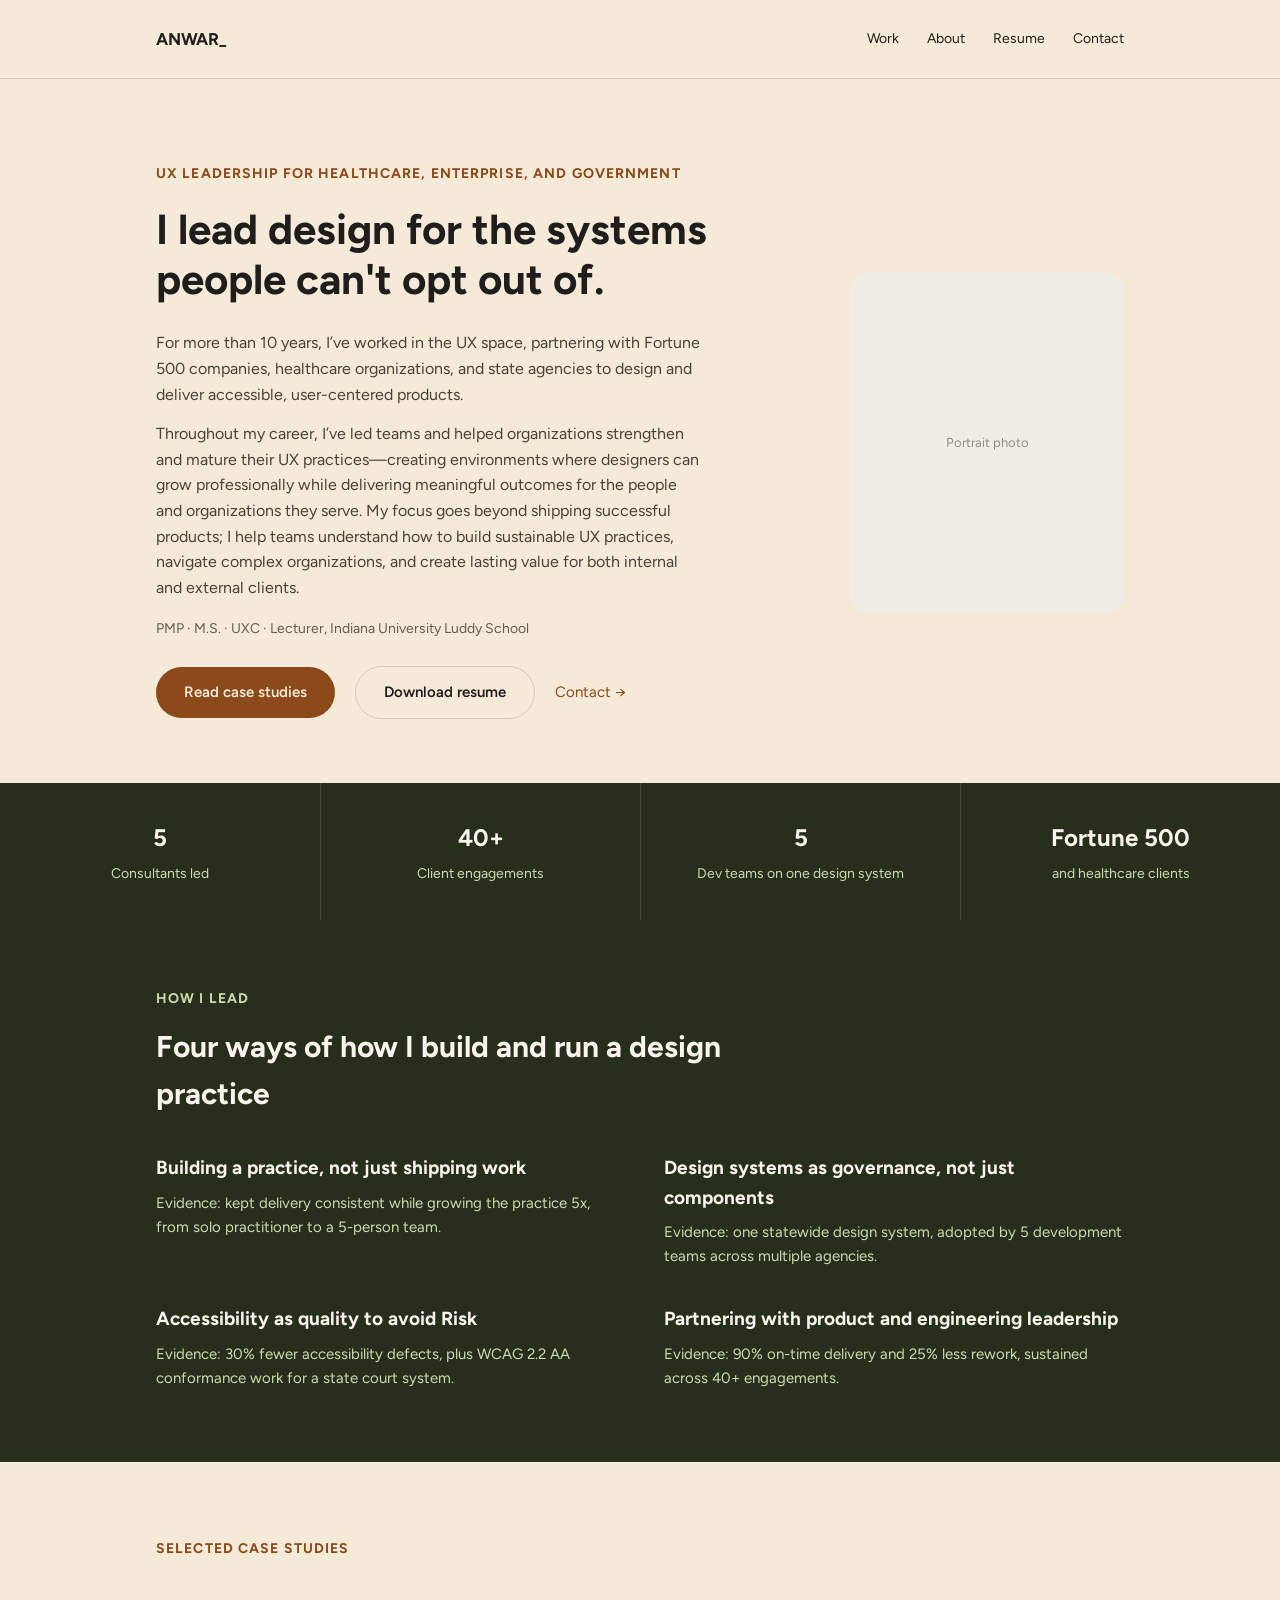
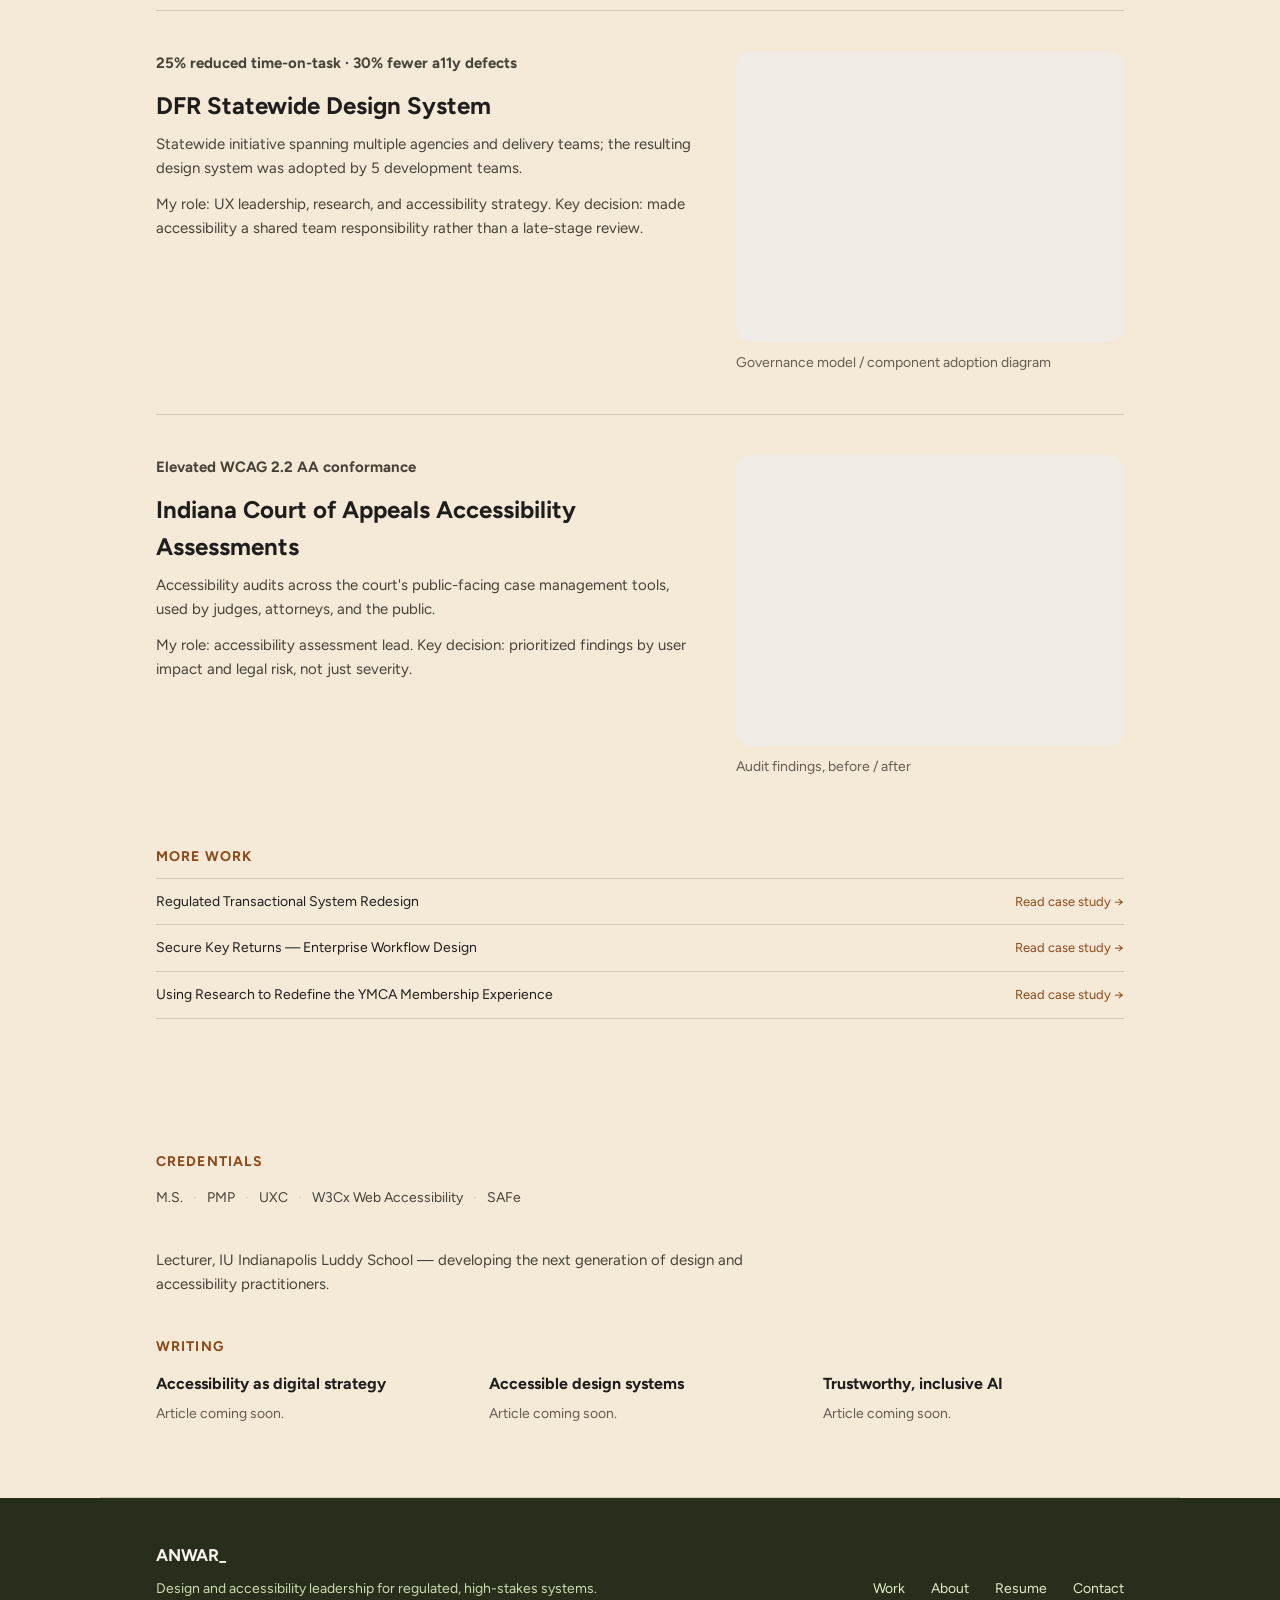
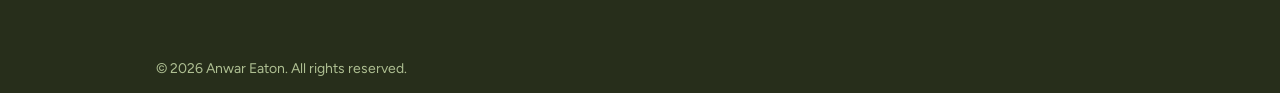
<file: index.html>
<!doctype html>
<html lang="en">
<head>
<meta charset="utf-8">
<meta name="viewport" content="width=device-width, initial-scale=1">
<title>Anwar Eaton — UX Leadership for Healthcare, Enterprise, and Government</title>
<meta name="description" content="I lead design for the systems people can't opt out of. UX leadership, design systems, and accessibility strategy for Fortune 500, healthcare, and government clients.">
<link rel="preconnect" href="https://fonts.googleapis.com">
<link rel="preconnect" href="https://fonts.gstatic.com" crossorigin>
<link rel="stylesheet" href="/assets/css/tokens.css">
<link rel="stylesheet" href="/assets/css/main.css">
</head>
<body>
<a class="skip-link" href="#main">Skip to main content</a>

<header class="site-header">
  <div class="wrap">
    <a class="wordmark" href="/">ANWAR_</a>
    <nav class="site-nav" aria-label="Primary">
      <a href="/work/">Work</a>
      <a href="#">About</a>
      <a href="#">Resume</a>
      <a href="#">Contact</a>
    </nav>
  </div>
</header>

<main id="main">

  <section class="hero">
    <div class="wrap">
      <div>
        <p class="kicker">UX Leadership for Healthcare, Enterprise, and Government</p>
        <h1>I lead design for the systems people can't opt out of.</h1>
        <div class="hero-body">
          <p>For more than 10 years, I&rsquo;ve worked in the UX space, partnering with Fortune 500 companies, healthcare organizations, and state agencies to design and deliver accessible, user-centered products.</p>
          <p>Throughout my career, I&rsquo;ve led teams and helped organizations strengthen and mature their UX practices&mdash;creating environments where designers can grow professionally while delivering meaningful outcomes for the people and organizations they serve. My focus goes beyond shipping successful products; I help teams understand how to build sustainable UX practices, navigate complex organizations, and create lasting value for both internal and external clients.</p>
        </div>
        <p class="credential-line">PMP &middot; M.S. &middot; UXC &middot; Lecturer, Indiana University Luddy School</p>
        <div class="cta-row">
          <a class="btn btn-primary" href="/work/">Read case studies</a>
          <a class="btn btn-outline" href="#">Download resume</a>
          <a class="link-arrow" href="#">Contact &rarr;</a>
        </div>
      </div>
      <figure>
        <div class="hero-portrait img-placeholder washed" role="img" aria-label="Placeholder for a portrait photo">Portrait photo</div>
      </figure>
    </div>
  </section>

  <section class="proof-bar" aria-label="Career highlights">
    <div class="stat"><span class="stat-num">5</span><span class="stat-label">Consultants led</span></div>
    <div class="stat"><span class="stat-num">40+</span><span class="stat-label">Client engagements</span></div>
    <div class="stat"><span class="stat-num">5</span><span class="stat-label">Dev teams on one design system</span></div>
    <div class="stat"><span class="stat-num">Fortune 500</span><span class="stat-label">and healthcare clients</span></div>
  </section>

  <section class="how-i-lead">
    <div class="wrap">
      <p class="kicker">How I Lead</p>
      <h2>Four ways of how I build and run a design practice</h2>
      <div class="lead-grid">
        <div>
          <h3>Building a practice, not just shipping work</h3>
          <p>Evidence: kept delivery consistent while growing the practice 5x, from solo practitioner to a 5-person team.</p>
        </div>
        <div>
          <h3>Design systems as governance, not just components</h3>
          <p>Evidence: one statewide design system, adopted by 5 development teams across multiple agencies.</p>
        </div>
        <div>
          <h3>Accessibility as quality to avoid Risk</h3>
          <p>Evidence: 30% fewer accessibility defects, plus WCAG 2.2 AA conformance work for a state court system.</p>
        </div>
        <div>
          <h3>Partnering with product and engineering leadership</h3>
          <p>Evidence: 90% on-time delivery and 25% less rework, sustained across 40+ engagements.</p>
        </div>
      </div>
    </div>
  </section>

  <section class="case-studies">
    <div class="wrap">
      <p class="kicker">Selected Case Studies</p>
      <div class="case-list">

        <a class="case-row" href="/work/dfr-statewide-design-system.html">
          <div>
            <p class="case-metric">25% reduced time-on-task &middot; 30% fewer a11y defects</p>
            <h3>DFR Statewide Design System</h3>
            <p>Statewide initiative spanning multiple agencies and delivery teams; the resulting design system was adopted by 5 development teams.</p>
            <p>My role: UX leadership, research, and accessibility strategy. Key decision: made accessibility a shared team responsibility rather than a late-stage review.</p>
          </div>
          <figure class="case-figure">
            <div class="img-placeholder washed" role="img" aria-label="Placeholder for governance model / component adoption diagram"></div>
            <figcaption>Governance model / component adoption diagram</figcaption>
          </figure>
        </a>

        <a class="case-row" href="/work/indiana-court-of-appeals-accessibility-assessments.html">
          <div>
            <!-- Metric is a placeholder pending a confirmed number from the site owner; every other case card uses a hard metric. -->
            <p class="case-metric">Elevated WCAG 2.2 AA conformance</p>
            <h3>Indiana Court of Appeals Accessibility Assessments</h3>
            <p>Accessibility audits across the court's public-facing case management tools, used by judges, attorneys, and the public.</p>
            <p>My role: accessibility assessment lead. Key decision: prioritized findings by user impact and legal risk, not just severity.</p>
          </div>
          <figure class="case-figure">
            <div class="img-placeholder washed" role="img" aria-label="Placeholder for audit findings, before and after"></div>
            <figcaption>Audit findings, before / after</figcaption>
          </figure>
        </a>

      </div>
    </div>
  </section>

  <section class="more-work">
    <div class="wrap">
      <p class="kicker">More Work</p>
      <ul class="more-work-list">
        <li><a href="/work/regulated-transactional-system-redesign.html"><span>Regulated Transactional System Redesign</span><span class="arrow">Read case study &rarr;</span></a></li>
        <li><a href="/work/secure-key-returns-enterprise-workflow-design.html"><span>Secure Key Returns &mdash; Enterprise Workflow Design</span><span class="arrow">Read case study &rarr;</span></a></li>
        <li><a href="/work/ymca-membership-experience.html"><span>Using Research to Redefine the YMCA Membership Experience</span><span class="arrow">Read case study &rarr;</span></a></li>
      </ul>
    </div>
  </section>

  <section class="credentials">
    <div class="wrap">
      <p class="kicker">Credentials</p>
      <p class="badge-list">
        <span>M.S.</span><span class="sep">&middot;</span><span>PMP</span><span class="sep">&middot;</span><span>UXC</span><span class="sep">&middot;</span><span>W3Cx Web Accessibility</span><span class="sep">&middot;</span><span>SAFe</span>
      </p>
      <p class="lecturer-line">Lecturer, IU Indianapolis Luddy School &mdash; developing the next generation of design and accessibility practitioners.</p>

      <p class="kicker">Writing</p>
      <div class="writing-grid">
        <div>
          <h3>Accessibility as digital strategy</h3>
          <p>Article coming soon.</p>
        </div>
        <div>
          <h3>Accessible design systems</h3>
          <p>Article coming soon.</p>
        </div>
        <div>
          <h3>Trustworthy, inclusive AI</h3>
          <p>Article coming soon.</p>
        </div>
      </div>
    </div>
  </section>

</main>

<footer class="site-footer">
  <div class="wrap footer-top">
    <div class="footer-about">
      <div class="wordmark">ANWAR_</div>
      <p>Design and accessibility leadership for regulated, high-stakes systems.</p>
    </div>
    <nav class="footer-nav" aria-label="Footer">
      <a href="/work/">Work</a><a href="#">About</a><a href="#">Resume</a><a href="#">Contact</a>
    </nav>
  </div>
  <div class="wrap footer-copyright">&copy; 2026 Anwar Eaton. All rights reserved.</div>
</footer>

</body>
</html>
</file>
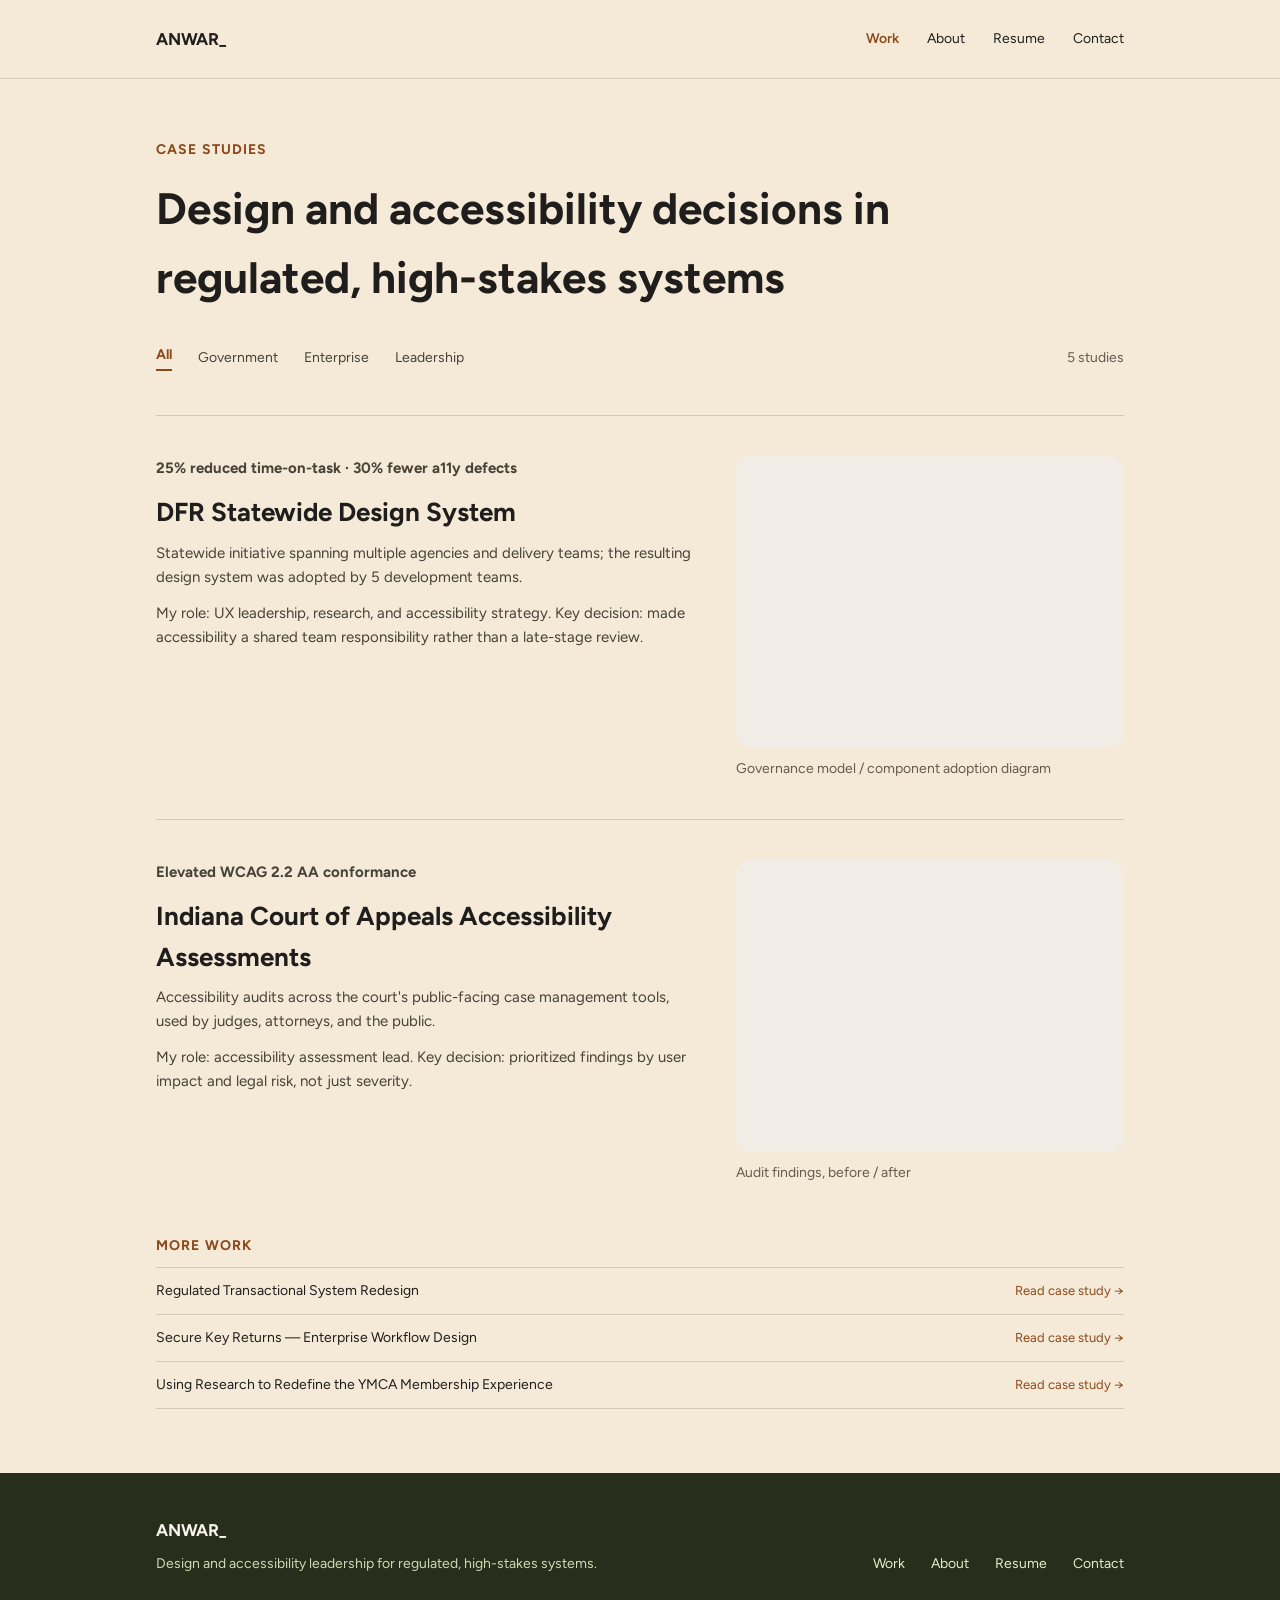
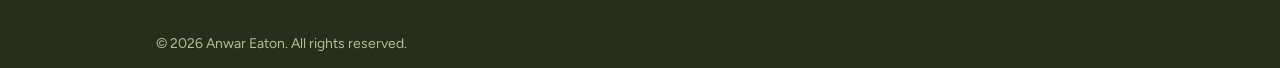
<file: work/index.html>
<!doctype html>
<html lang="en">
<head>
<meta charset="utf-8">
<meta name="viewport" content="width=device-width, initial-scale=1">
<title>Case Studies — Anwar Eaton</title>
<meta name="description" content="Design and accessibility decisions in regulated, high-stakes systems: statewide design systems, government accessibility assessments, and enterprise workflow redesigns.">
<link rel="preconnect" href="https://fonts.googleapis.com">
<link rel="preconnect" href="https://fonts.gstatic.com" crossorigin>
<link rel="stylesheet" href="/assets/css/tokens.css">
<link rel="stylesheet" href="/assets/css/main.css">
</head>
<body class="work-index">
<a class="skip-link" href="#main">Skip to main content</a>

<header class="site-header">
  <div class="wrap">
    <a class="wordmark" href="/">ANWAR_</a>
    <nav class="site-nav" aria-label="Primary">
      <a href="/work/" aria-current="page">Work</a>
      <a href="#">About</a>
      <a href="#">Resume</a>
      <a href="#">Contact</a>
    </nav>
  </div>
</header>

<main id="main">

  <section class="page-header">
    <div class="wrap">
      <p class="kicker">Case Studies</p>
      <h1>Design and accessibility decisions in regulated, high-stakes systems</h1>
      <!-- Filtering behavior is not yet specified in the handoff (functional vs. placeholder) —
           rendered here as static, non-interactive text matching the design's default "All" state. -->
      <div class="filter-row">
        <span class="active">All</span>
        <span>Government</span>
        <span>Enterprise</span>
        <span>Leadership</span>
        <span class="count">5 studies</span>
      </div>
    </div>
  </section>

  <section class="case-studies">
    <div class="wrap">
      <div class="case-list">

        <a class="case-row" href="/work/dfr-statewide-design-system.html">
          <div>
            <p class="case-metric">25% reduced time-on-task &middot; 30% fewer a11y defects</p>
            <h2>DFR Statewide Design System</h2>
            <p>Statewide initiative spanning multiple agencies and delivery teams; the resulting design system was adopted by 5 development teams.</p>
            <p>My role: UX leadership, research, and accessibility strategy. Key decision: made accessibility a shared team responsibility rather than a late-stage review.</p>
          </div>
          <figure class="case-figure">
            <div class="img-placeholder washed" role="img" aria-label="Placeholder for governance model / component adoption diagram"></div>
            <figcaption>Governance model / component adoption diagram</figcaption>
          </figure>
        </a>

        <a class="case-row" href="/work/indiana-court-of-appeals-accessibility-assessments.html">
          <div>
            <!-- Metric is a placeholder pending a confirmed number from the site owner; every other case card uses a hard metric. -->
            <p class="case-metric">Elevated WCAG 2.2 AA conformance</p>
            <h2>Indiana Court of Appeals Accessibility Assessments</h2>
            <p>Accessibility audits across the court's public-facing case management tools, used by judges, attorneys, and the public.</p>
            <p>My role: accessibility assessment lead. Key decision: prioritized findings by user impact and legal risk, not just severity.</p>
          </div>
          <figure class="case-figure">
            <div class="img-placeholder washed" role="img" aria-label="Placeholder for audit findings, before and after"></div>
            <figcaption>Audit findings, before / after</figcaption>
          </figure>
        </a>

      </div>
    </div>
  </section>

  <section class="more-work">
    <div class="wrap">
      <p class="kicker">More Work</p>
      <ul class="more-work-list">
        <li><a href="/work/regulated-transactional-system-redesign.html"><span>Regulated Transactional System Redesign</span><span class="arrow">Read case study &rarr;</span></a></li>
        <li><a href="/work/secure-key-returns-enterprise-workflow-design.html"><span>Secure Key Returns &mdash; Enterprise Workflow Design</span><span class="arrow">Read case study &rarr;</span></a></li>
        <li><a href="/work/ymca-membership-experience.html"><span>Using Research to Redefine the YMCA Membership Experience</span><span class="arrow">Read case study &rarr;</span></a></li>
      </ul>
    </div>
  </section>

</main>

<footer class="site-footer">
  <div class="wrap footer-top">
    <div class="footer-about">
      <div class="wordmark">ANWAR_</div>
      <p>Design and accessibility leadership for regulated, high-stakes systems.</p>
    </div>
    <nav class="footer-nav" aria-label="Footer">
      <a href="/work/">Work</a><a href="#">About</a><a href="#">Resume</a><a href="#">Contact</a>
    </nav>
  </div>
  <div class="wrap footer-copyright">&copy; 2026 Anwar Eaton. All rights reserved.</div>
</footer>

</body>
</html>
</file>
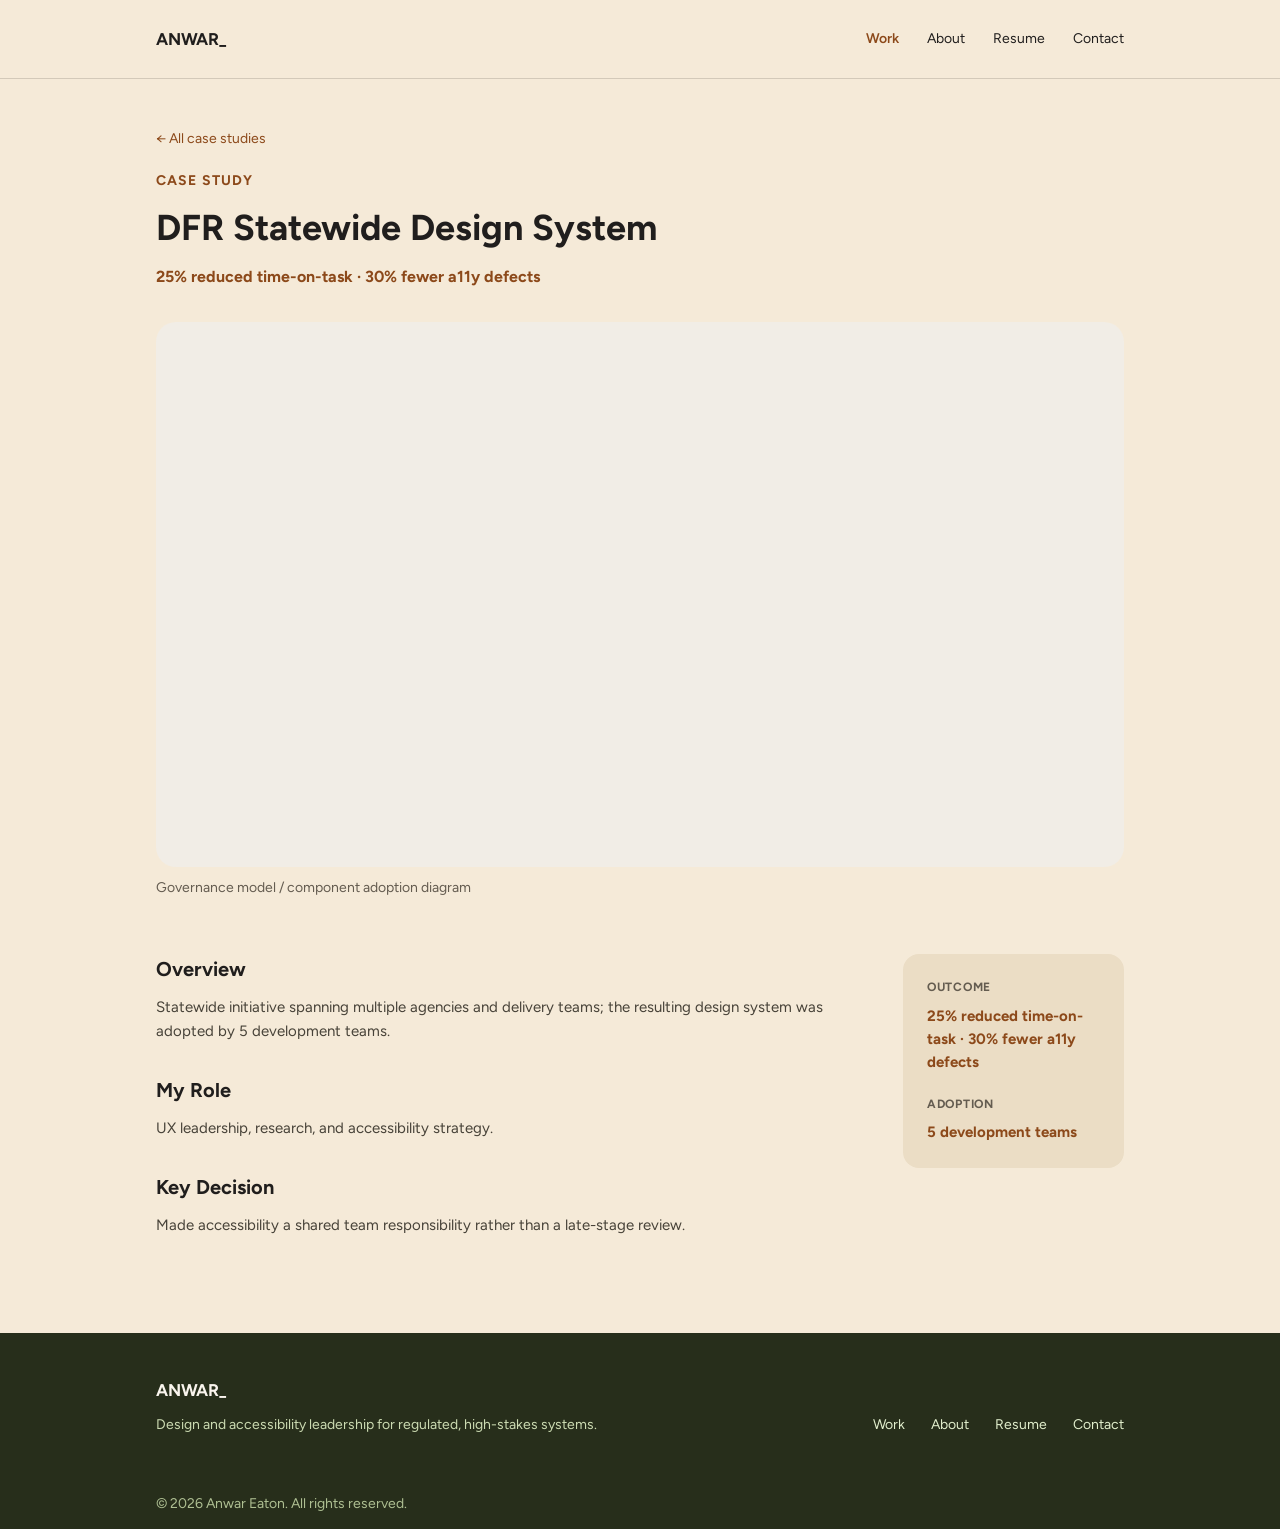
<file: work/dfr-statewide-design-system.html>
<!doctype html>
<html lang="en">
<head>
<meta charset="utf-8">
<meta name="viewport" content="width=device-width, initial-scale=1">
<title>DFR Statewide Design System — Anwar Eaton</title>
<meta name="description" content="Statewide initiative spanning multiple agencies and delivery teams; the resulting design system was adopted by 5 development teams.">
<link rel="preconnect" href="https://fonts.googleapis.com">
<link rel="preconnect" href="https://fonts.gstatic.com" crossorigin>
<link rel="stylesheet" href="/assets/css/tokens.css">
<link rel="stylesheet" href="/assets/css/main.css">
</head>
<body>
<a class="skip-link" href="#main">Skip to main content</a>

<header class="site-header">
  <div class="wrap">
    <a class="wordmark" href="/">ANWAR_</a>
    <nav class="site-nav" aria-label="Primary">
      <a href="/work/" aria-current="page">Work</a>
      <a href="#">About</a>
      <a href="#">Resume</a>
      <a href="#">Contact</a>
    </nav>
  </div>
</header>

<main id="main">

  <section class="case-hero">
    <div class="wrap">
      <a class="back-link" href="/work/">&larr; All case studies</a>
      <p class="kicker">Case Study</p>
      <h1>DFR Statewide Design System</h1>
      <p class="case-metric-lg">25% reduced time-on-task &middot; 30% fewer a11y defects</p>
    </div>
  </section>

  <section class="case-media">
    <div class="wrap">
      <div class="case-hero-image img-placeholder washed" role="img" aria-label="Placeholder for governance model / component adoption diagram"></div>
      <figcaption>Governance model / component adoption diagram</figcaption>
    </div>
  </section>

  <section class="case-body">
    <div class="wrap case-body-grid">
      <div class="case-body-main">
        <h2>Overview</h2>
        <p>Statewide initiative spanning multiple agencies and delivery teams; the resulting design system was adopted by 5 development teams.</p>

        <h2>My Role</h2>
        <p>UX leadership, research, and accessibility strategy.</p>

        <h2>Key Decision</h2>
        <p>Made accessibility a shared team responsibility rather than a late-stage review.</p>
      </div>
      <aside class="case-body-meta">
        <div class="meta-block">
          <h3>Outcome</h3>
          <p>25% reduced time-on-task &middot; 30% fewer a11y defects</p>
        </div>
        <div class="meta-block">
          <h3>Adoption</h3>
          <p>5 development teams</p>
        </div>
      </aside>
    </div>
  </section>

</main>

<footer class="site-footer">
  <div class="wrap footer-top">
    <div class="footer-about">
      <div class="wordmark">ANWAR_</div>
      <p>Design and accessibility leadership for regulated, high-stakes systems.</p>
    </div>
    <nav class="footer-nav" aria-label="Footer">
      <a href="/work/">Work</a><a href="#">About</a><a href="#">Resume</a><a href="#">Contact</a>
    </nav>
  </div>
  <div class="wrap footer-copyright">&copy; 2026 Anwar Eaton. All rights reserved.</div>
</footer>

</body>
</html>
</file>
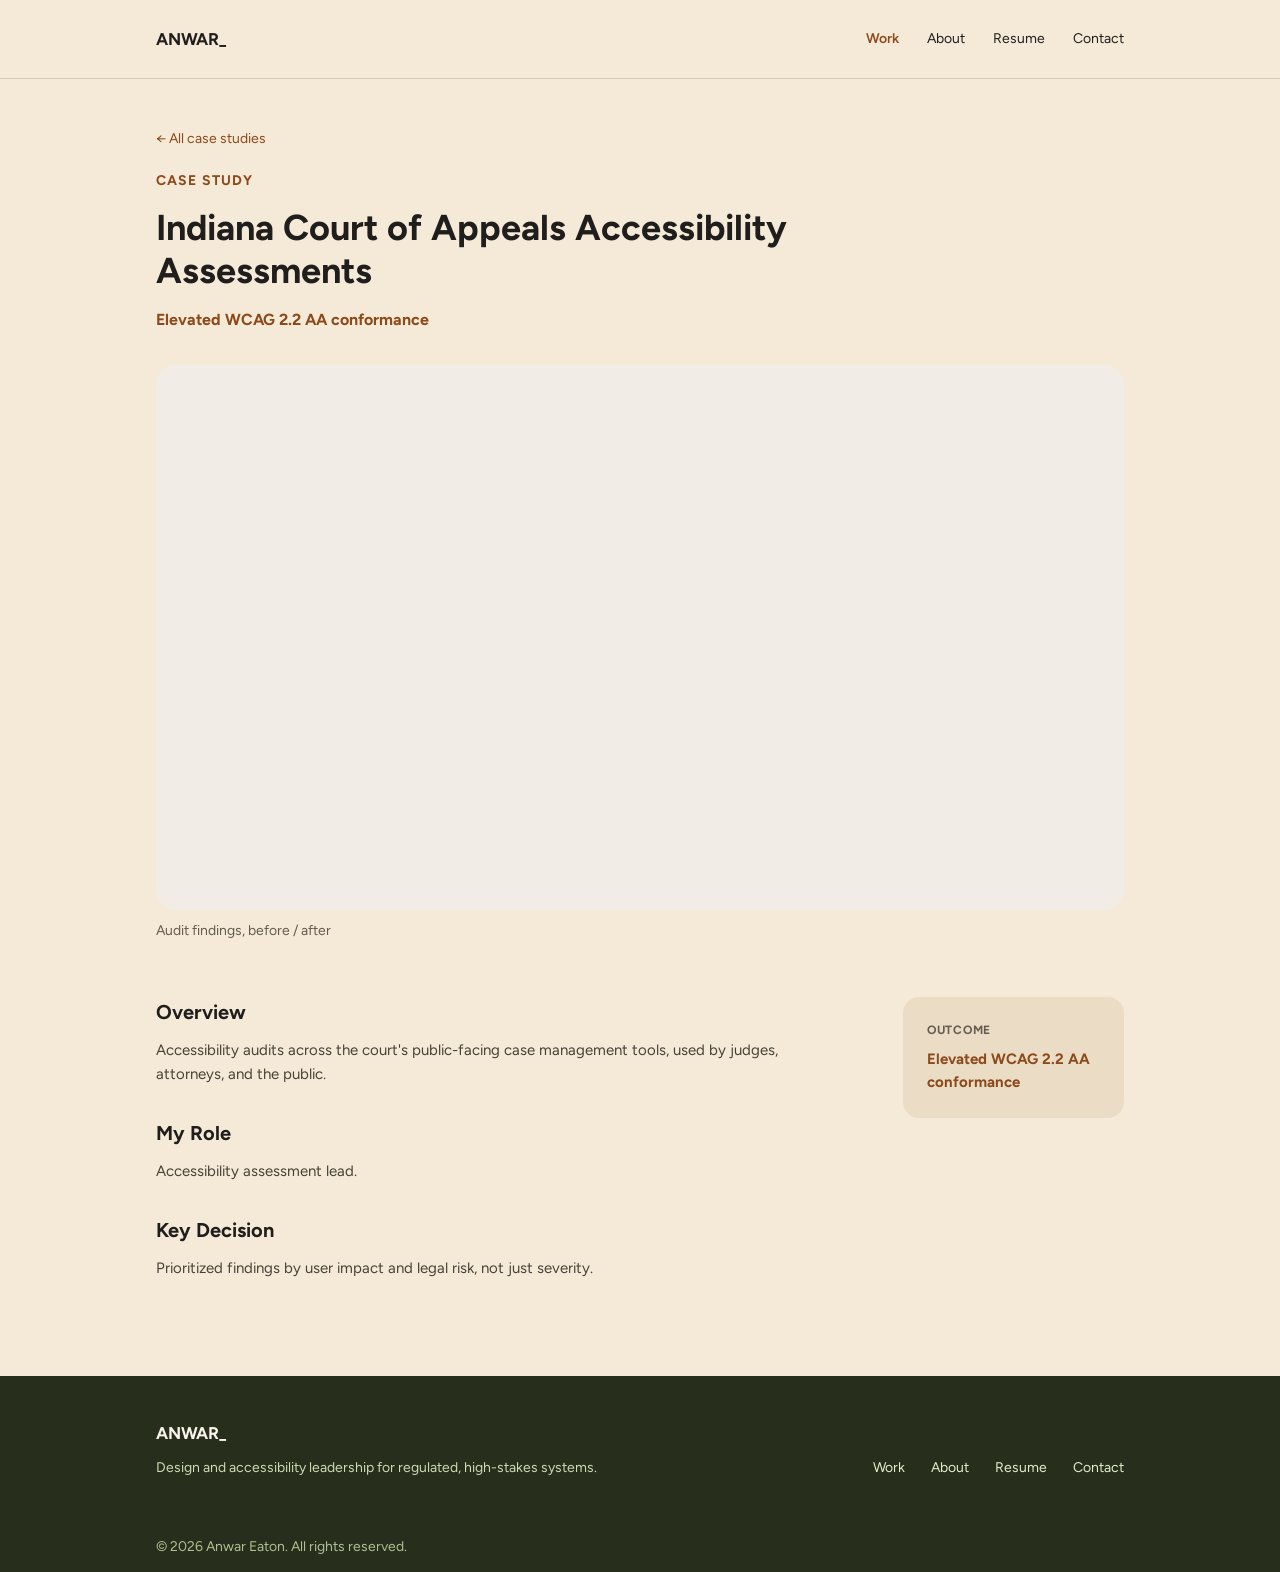
<file: work/indiana-court-of-appeals-accessibility-assessments.html>
<!doctype html>
<html lang="en">
<head>
<meta charset="utf-8">
<meta name="viewport" content="width=device-width, initial-scale=1">
<title>Indiana Court of Appeals Accessibility Assessments — Anwar Eaton</title>
<meta name="description" content="Accessibility audits across the court's public-facing case management tools, used by judges, attorneys, and the public.">
<link rel="preconnect" href="https://fonts.googleapis.com">
<link rel="preconnect" href="https://fonts.gstatic.com" crossorigin>
<link rel="stylesheet" href="/assets/css/tokens.css">
<link rel="stylesheet" href="/assets/css/main.css">
</head>
<body>
<a class="skip-link" href="#main">Skip to main content</a>

<header class="site-header">
  <div class="wrap">
    <a class="wordmark" href="/">ANWAR_</a>
    <nav class="site-nav" aria-label="Primary">
      <a href="/work/" aria-current="page">Work</a>
      <a href="#">About</a>
      <a href="#">Resume</a>
      <a href="#">Contact</a>
    </nav>
  </div>
</header>

<main id="main">

  <section class="case-hero">
    <div class="wrap">
      <a class="back-link" href="/work/">&larr; All case studies</a>
      <p class="kicker">Case Study</p>
      <h1>Indiana Court of Appeals Accessibility Assessments</h1>
      <!-- Metric is a placeholder pending a confirmed number from the site owner; every other case study uses a hard metric. -->
      <p class="case-metric-lg">Elevated WCAG 2.2 AA conformance</p>
    </div>
  </section>

  <section class="case-media">
    <div class="wrap">
      <div class="case-hero-image img-placeholder washed" role="img" aria-label="Placeholder for audit findings, before and after"></div>
      <figcaption>Audit findings, before / after</figcaption>
    </div>
  </section>

  <section class="case-body">
    <div class="wrap case-body-grid">
      <div class="case-body-main">
        <h2>Overview</h2>
        <p>Accessibility audits across the court's public-facing case management tools, used by judges, attorneys, and the public.</p>

        <h2>My Role</h2>
        <p>Accessibility assessment lead.</p>

        <h2>Key Decision</h2>
        <p>Prioritized findings by user impact and legal risk, not just severity.</p>
      </div>
      <aside class="case-body-meta">
        <div class="meta-block">
          <h3>Outcome</h3>
          <p>Elevated WCAG 2.2 AA conformance</p>
        </div>
      </aside>
    </div>
  </section>

</main>

<footer class="site-footer">
  <div class="wrap footer-top">
    <div class="footer-about">
      <div class="wordmark">ANWAR_</div>
      <p>Design and accessibility leadership for regulated, high-stakes systems.</p>
    </div>
    <nav class="footer-nav" aria-label="Footer">
      <a href="/work/">Work</a><a href="#">About</a><a href="#">Resume</a><a href="#">Contact</a>
    </nav>
  </div>
  <div class="wrap footer-copyright">&copy; 2026 Anwar Eaton. All rights reserved.</div>
</footer>

</body>
</html>
</file>
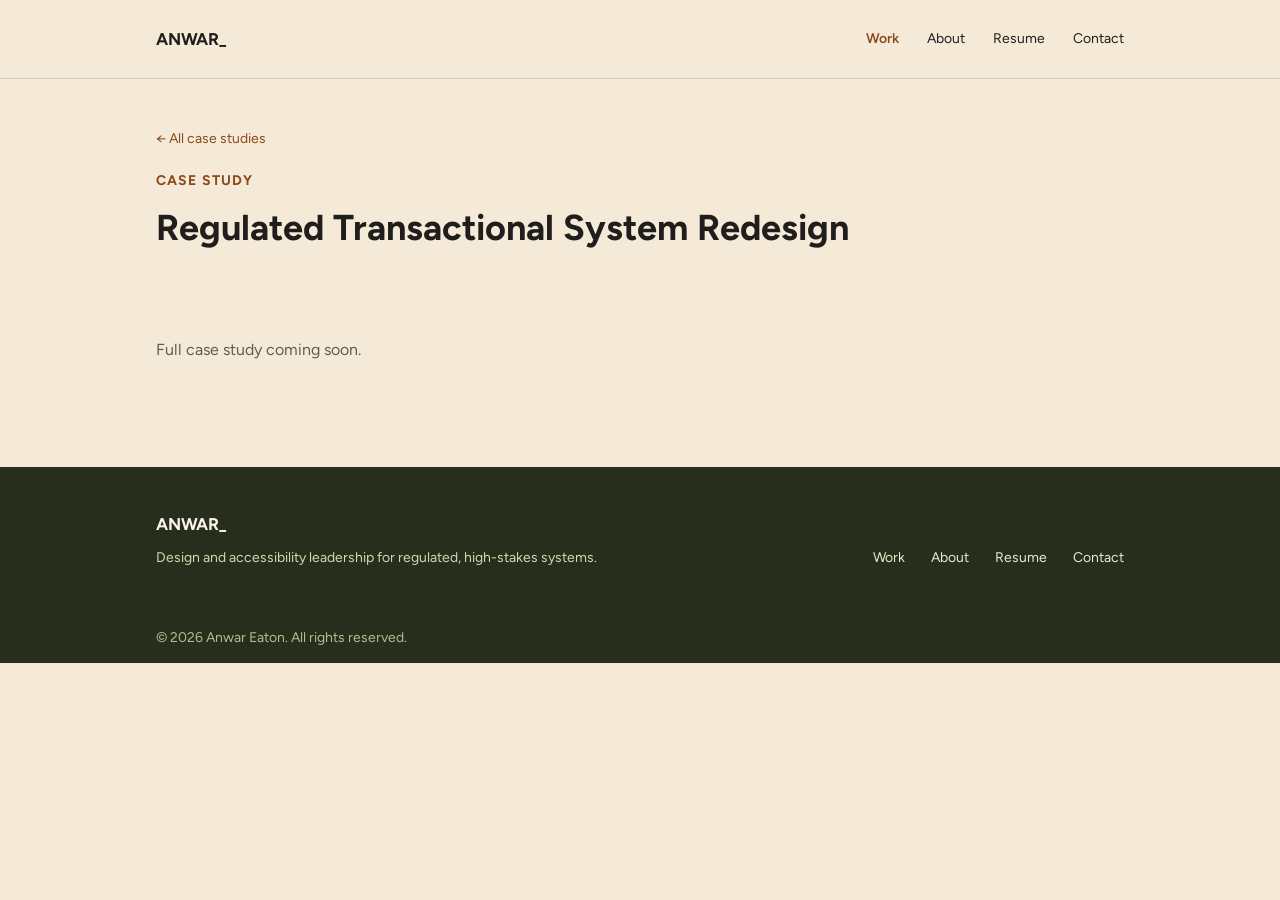
<file: work/regulated-transactional-system-redesign.html>
<!doctype html>
<html lang="en">
<head>
<meta charset="utf-8">
<meta name="viewport" content="width=device-width, initial-scale=1">
<title>Regulated Transactional System Redesign — Anwar Eaton</title>
<meta name="description" content="Case study coming soon.">
<link rel="preconnect" href="https://fonts.googleapis.com">
<link rel="preconnect" href="https://fonts.gstatic.com" crossorigin>
<link rel="stylesheet" href="/assets/css/tokens.css">
<link rel="stylesheet" href="/assets/css/main.css">
</head>
<body>
<a class="skip-link" href="#main">Skip to main content</a>

<header class="site-header">
  <div class="wrap">
    <a class="wordmark" href="/">ANWAR_</a>
    <nav class="site-nav" aria-label="Primary">
      <a href="/work/" aria-current="page">Work</a>
      <a href="#">About</a>
      <a href="#">Resume</a>
      <a href="#">Contact</a>
    </nav>
  </div>
</header>

<main id="main">

  <section class="case-hero">
    <div class="wrap">
      <a class="back-link" href="/work/">&larr; All case studies</a>
      <p class="kicker">Case Study</p>
      <h1>Regulated Transactional System Redesign</h1>
    </div>
  </section>

  <section class="case-body">
    <div class="wrap">
      <p class="coming-soon">Full case study coming soon.</p>
    </div>
  </section>

</main>

<footer class="site-footer">
  <div class="wrap footer-top">
    <div class="footer-about">
      <div class="wordmark">ANWAR_</div>
      <p>Design and accessibility leadership for regulated, high-stakes systems.</p>
    </div>
    <nav class="footer-nav" aria-label="Footer">
      <a href="/work/">Work</a><a href="#">About</a><a href="#">Resume</a><a href="#">Contact</a>
    </nav>
  </div>
  <div class="wrap footer-copyright">&copy; 2026 Anwar Eaton. All rights reserved.</div>
</footer>

</body>
</html>
</file>
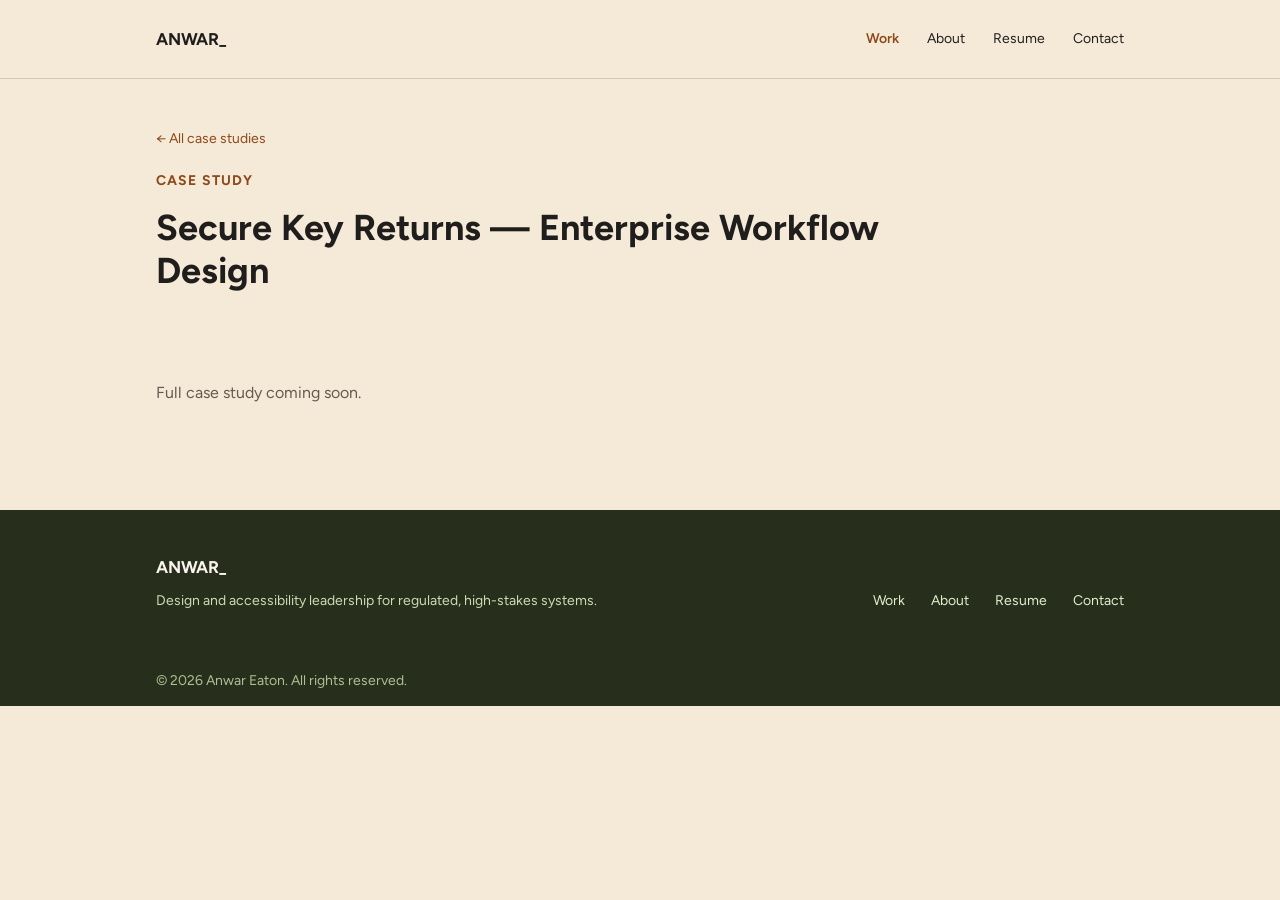
<file: work/secure-key-returns-enterprise-workflow-design.html>
<!doctype html>
<html lang="en">
<head>
<meta charset="utf-8">
<meta name="viewport" content="width=device-width, initial-scale=1">
<title>Secure Key Returns — Enterprise Workflow Design — Anwar Eaton</title>
<meta name="description" content="Case study coming soon.">
<link rel="preconnect" href="https://fonts.googleapis.com">
<link rel="preconnect" href="https://fonts.gstatic.com" crossorigin>
<link rel="stylesheet" href="/assets/css/tokens.css">
<link rel="stylesheet" href="/assets/css/main.css">
</head>
<body>
<a class="skip-link" href="#main">Skip to main content</a>

<header class="site-header">
  <div class="wrap">
    <a class="wordmark" href="/">ANWAR_</a>
    <nav class="site-nav" aria-label="Primary">
      <a href="/work/" aria-current="page">Work</a>
      <a href="#">About</a>
      <a href="#">Resume</a>
      <a href="#">Contact</a>
    </nav>
  </div>
</header>

<main id="main">

  <section class="case-hero">
    <div class="wrap">
      <a class="back-link" href="/work/">&larr; All case studies</a>
      <p class="kicker">Case Study</p>
      <h1>Secure Key Returns &mdash; Enterprise Workflow Design</h1>
    </div>
  </section>

  <section class="case-body">
    <div class="wrap">
      <p class="coming-soon">Full case study coming soon.</p>
    </div>
  </section>

</main>

<footer class="site-footer">
  <div class="wrap footer-top">
    <div class="footer-about">
      <div class="wordmark">ANWAR_</div>
      <p>Design and accessibility leadership for regulated, high-stakes systems.</p>
    </div>
    <nav class="footer-nav" aria-label="Footer">
      <a href="/work/">Work</a><a href="#">About</a><a href="#">Resume</a><a href="#">Contact</a>
    </nav>
  </div>
  <div class="wrap footer-copyright">&copy; 2026 Anwar Eaton. All rights reserved.</div>
</footer>

</body>
</html>
</file>
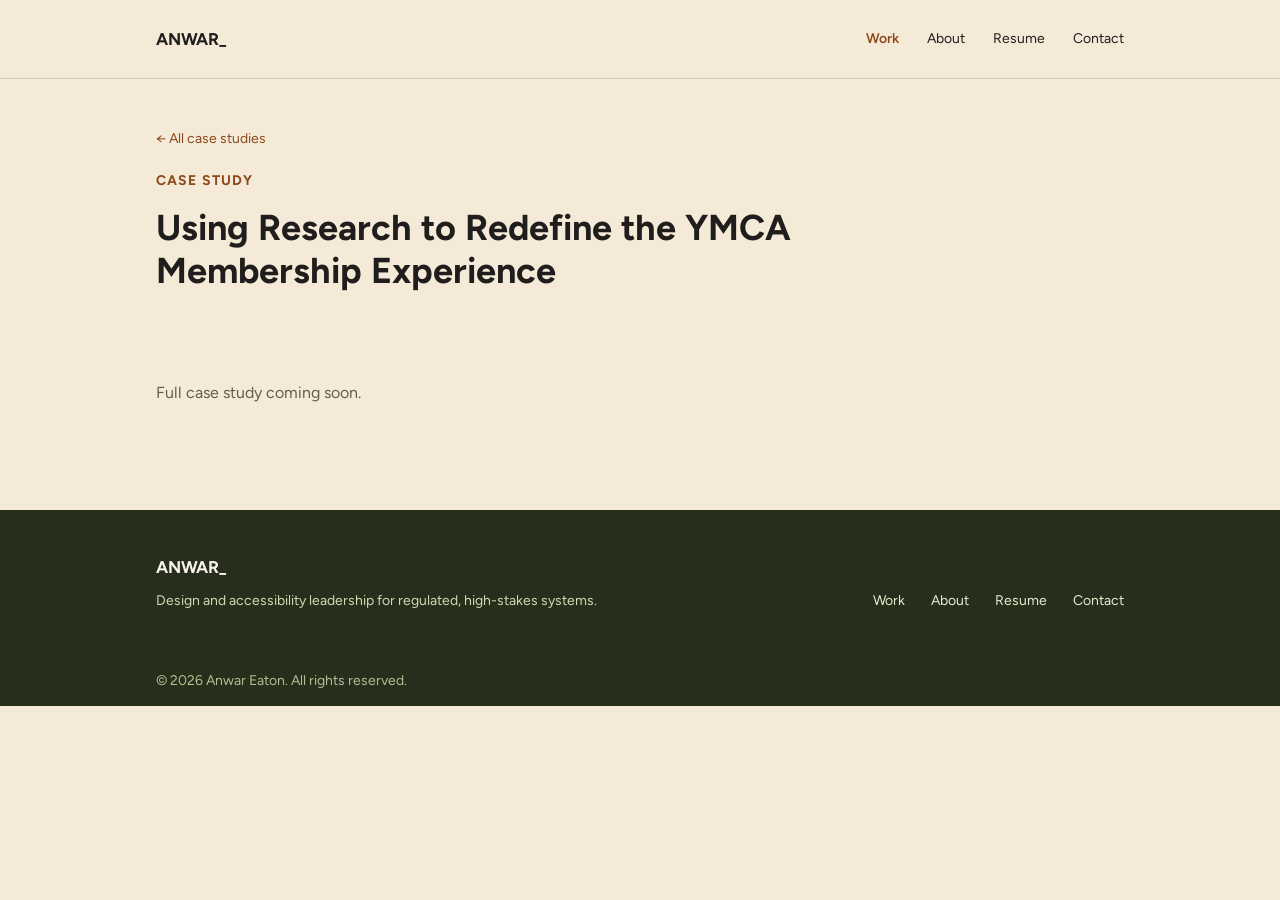
<file: work/ymca-membership-experience.html>
<!doctype html>
<html lang="en">
<head>
<meta charset="utf-8">
<meta name="viewport" content="width=device-width, initial-scale=1">
<title>Using Research to Redefine the YMCA Membership Experience — Anwar Eaton</title>
<meta name="description" content="Case study coming soon.">
<link rel="preconnect" href="https://fonts.googleapis.com">
<link rel="preconnect" href="https://fonts.gstatic.com" crossorigin>
<link rel="stylesheet" href="/assets/css/tokens.css">
<link rel="stylesheet" href="/assets/css/main.css">
</head>
<body>
<a class="skip-link" href="#main">Skip to main content</a>

<header class="site-header">
  <div class="wrap">
    <a class="wordmark" href="/">ANWAR_</a>
    <nav class="site-nav" aria-label="Primary">
      <a href="/work/" aria-current="page">Work</a>
      <a href="#">About</a>
      <a href="#">Resume</a>
      <a href="#">Contact</a>
    </nav>
  </div>
</header>

<main id="main">

  <section class="case-hero">
    <div class="wrap">
      <a class="back-link" href="/work/">&larr; All case studies</a>
      <p class="kicker">Case Study</p>
      <h1>Using Research to Redefine the YMCA Membership Experience</h1>
    </div>
  </section>

  <section class="case-body">
    <div class="wrap">
      <p class="coming-soon">Full case study coming soon.</p>
    </div>
  </section>

</main>

<footer class="site-footer">
  <div class="wrap footer-top">
    <div class="footer-about">
      <div class="wordmark">ANWAR_</div>
      <p>Design and accessibility leadership for regulated, high-stakes systems.</p>
    </div>
    <nav class="footer-nav" aria-label="Footer">
      <a href="/work/">Work</a><a href="#">About</a><a href="#">Resume</a><a href="#">Contact</a>
    </nav>
  </div>
  <div class="wrap footer-copyright">&copy; 2026 Anwar Eaton. All rights reserved.</div>
</footer>

</body>
</html>
</file>
<file: assets/css/tokens.css>
/*
  Organic design system — token sheet.
  Source: Claude Design "Organic" system (organic-5e77f74f-041b-482f-b3b3-2c57762fe51f).
  Only the tokens and primitives this site actually uses are kept; the full
  component library (forms, dialogs, tables, generic cards) lives in the
  source design system and was not carried over since nothing here uses it.
*/
@import url('https://fonts.googleapis.com/css2?family=Figtree:wght@400;600;700&display=swap');

:root {
  --color-bg: #f5ead8;
  --color-surface: #ebddc5;
  --color-text: #201e1d;
  --color-accent: #c67139;
  --color-accent-2: #7a8a5e;
  --color-divider: color-mix(in srgb, #201e1d 16%, transparent);

  --color-neutral-100: #f9f4ed;
  --color-neutral-200: #eee7db;
  --color-neutral-300: #dcd3c4;
  --color-neutral-400: #c0b6a5;
  --color-neutral-500: #a19786;
  --color-neutral-600: #82796a;
  --color-neutral-700: #645c50;
  --color-neutral-800: #474238;
  --color-neutral-900: #2e2b25;

  --color-accent-100: #fff2eb;
  --color-accent-200: #ffe1d0;
  --color-accent-300: #ffc6a5;
  --color-accent-400: #f6a06b;
  --color-accent-500: #d67f48;
  --color-accent-600: #b2622d;
  --color-accent-700: #8c491a;
  --color-accent-800: #643312;
  --color-accent-900: #402310;

  --color-accent-2-100: #f0fae1;
  --color-accent-2-200: #e1eecc;
  --color-accent-2-300: #ccdbb2;
  --color-accent-2-400: #aebf92;
  --color-accent-2-500: #8fa073;
  --color-accent-2-600: #728157;
  --color-accent-2-700: #56633f;
  --color-accent-2-800: #3d472b;
  --color-accent-2-900: #272e1b;

  --font-body: "Figtree", system-ui, sans-serif;

  --radius-sm: 8px;
  --radius-md: 16px;
  --radius-lg: 28px;

  --shadow-sm: 0 1px 2px color-mix(in srgb, #2e2b25 14%, transparent);
  --shadow-md: 0 3px 10px color-mix(in srgb, #2e2b25 16%, transparent);
  --shadow-lg: 0 12px 32px color-mix(in srgb, #2e2b25 22%, transparent);
}

*, *::before, *::after { box-sizing: border-box; }

html { -webkit-text-size-adjust: 100%; }

body {
  margin: 0;
  background: var(--color-bg);
  color: var(--color-text);
  font-family: var(--font-body);
  font-size: 15px;
  line-height: 1.55;
}

img { display: block; max-width: 100%; }
figure { margin: 0; }

a { color: inherit; }

:focus { outline: none; }
:focus-visible { outline: 2px solid var(--color-accent); outline-offset: 2px; }
::selection { background: color-mix(in srgb, var(--color-accent) 30%, transparent); }

/* Photographs are desaturated and lifted so they sit back into the warm page. */
.washed { filter: saturate(0.6) contrast(0.85) brightness(1.1) opacity(0.94); }

.skip-link {
  position: absolute;
  width: 1px;
  height: 1px;
  overflow: hidden;
  white-space: nowrap;
}
.skip-link:focus {
  position: static;
  width: auto;
  height: auto;
  display: inline-block;
  background: var(--color-accent-700);
  color: var(--color-bg);
  font-size: 14px;
  font-weight: 600;
  padding: 10px 18px;
  border-radius: 8px;
}

.kicker {
  font: 700 14px/1 var(--font-body);
  letter-spacing: 0.08em;
  text-transform: uppercase;
  color: var(--color-accent-700);
  margin: 0;
}

/* Stand-in for real photography/diagrams not yet supplied. */
.img-placeholder {
  display: flex;
  align-items: center;
  justify-content: center;
  text-align: center;
  padding: 16px;
  background: var(--color-neutral-200);
  color: var(--color-neutral-600);
  font-size: 13px;
  line-height: 1.4;
}
</file>
<file: assets/css/main.css>
/* Anwar UX portfolio — layout and components built on the Organic tokens. */

.wrap {
  max-width: 1080px;
  margin-inline: auto;
  padding-inline: 56px;
}

a { text-decoration: none; }

/* ---------- Header ---------- */
.site-header {
  border-bottom: 1px solid var(--color-divider);
}
.site-header .wrap {
  display: flex;
  align-items: center;
  justify-content: space-between;
  padding-block: 26px;
}
.wordmark {
  font-weight: 700;
  font-size: 17px;
  letter-spacing: -0.01em;
  color: var(--color-text);
}
.site-nav {
  display: flex;
  gap: 28px;
  align-items: center;
  font-size: 14px;
}
.site-nav a {
  color: var(--color-text);
}
.site-nav a:hover {
  color: var(--color-accent);
}
.site-nav a[aria-current="page"] {
  font-weight: 600;
  color: var(--color-accent-700);
}

/* ---------- Buttons & links ---------- */
.btn {
  display: inline-flex;
  align-items: center;
  padding: 14px 28px;
  border-radius: 999px;
  font-size: 15px;
  font-weight: 600;
}
.btn-primary {
  background: var(--color-accent-700);
  color: var(--color-bg);
}
.btn-primary:hover {
  background: var(--color-accent-600);
}
.btn-outline {
  border: 1px solid var(--color-divider);
  color: var(--color-text);
}
.btn-outline:hover {
  background: color-mix(in srgb, var(--color-text) 6%, transparent);
}
.link-arrow {
  font-size: 15px;
  color: var(--color-accent-700);
}
.link-arrow:hover {
  color: var(--color-accent);
  text-decoration: underline;
}

/* ---------- Hero ---------- */
.hero .wrap {
  display: grid;
  grid-template-columns: 1.4fr 0.6fr;
  gap: 56px;
  align-items: center;
  padding-block: 88px 64px;
}
.hero h1 {
  font-family: var(--font-body);
  font-weight: 700;
  font-size: 42px;
  line-height: 1.18;
  max-width: 15em;
  margin: 24px 0 26px;
}
.hero-body {
  font-size: 16px;
  line-height: 1.6;
  color: var(--color-neutral-800);
  max-width: 34em;
  margin: 0 0 18px;
}
.hero-body p {
  margin: 0 0 14px;
}
.hero-body p:last-child {
  margin-bottom: 0;
}
.credential-line {
  font-size: 14px;
  color: var(--color-neutral-700);
  margin: 0 0 26px;
}
.cta-row {
  display: flex;
  gap: 20px;
  align-items: center;
  flex-wrap: wrap;
}
.hero-portrait {
  width: 100%;
  aspect-ratio: 4 / 5;
  border-radius: 20px;
  overflow: hidden;
}

/* ---------- Proof bar ---------- */
.proof-bar {
  display: grid;
  grid-template-columns: repeat(4, 1fr);
  background: var(--color-accent-2-900);
  color: var(--color-neutral-100);
}
.proof-bar .stat {
  padding: 36px 24px;
  text-align: center;
  border-left: 1px solid rgba(255, 255, 255, 0.14);
}
.proof-bar .stat:first-child {
  border-left: none;
}
.stat-num {
  display: block;
  font-weight: 700;
  font-size: 24px;
}
.stat-label {
  display: block;
  font-size: 14px;
  color: var(--color-accent-2-300);
  margin-top: 6px;
}

/* ---------- How I Lead ---------- */
.how-i-lead {
  background: var(--color-accent-2-900);
  color: var(--color-neutral-100);
}
.how-i-lead .wrap {
  padding-block: 72px;
}
.how-i-lead .kicker {
  color: var(--color-accent-2-300);
  margin-bottom: 18px;
}
.how-i-lead h2 {
  font-family: var(--font-body);
  font-weight: 700;
  font-size: 30px;
  max-width: 22em;
  margin: 0 0 36px;
}
.lead-grid {
  display: grid;
  grid-template-columns: repeat(2, 1fr);
  gap: 36px 48px;
}
.lead-grid h3 {
  font-family: var(--font-body);
  font-weight: 700;
  font-size: 19px;
  margin: 0 0 8px;
}
.lead-grid p {
  font-size: 15px;
  line-height: 1.6;
  color: var(--color-accent-2-300);
  margin: 0;
}

/* ---------- Case studies (shared by homepage + work index) ---------- */
.case-studies .wrap {
  padding: 80px 56px 24px;
}
.case-studies .kicker {
  margin-bottom: 54px;
  display: block;
}
.case-list {
  display: flex;
  flex-direction: column;
}
.case-row {
  display: grid;
  grid-template-columns: minmax(0, 1fr) minmax(0, 0.72fr);
  gap: 40px;
  align-items: start;
  padding-block: 40px;
  border-top: 1px solid var(--color-divider);
  color: inherit;
}
.case-metric {
  font-size: 14px;
  font-weight: 700;
  color: var(--color-accent-700);
  margin: 0 0 12px;
}
.case-row h3,
.case-row h2 {
  font-family: var(--font-body);
  font-weight: 700;
  margin: 0 0 8px;
}
.case-row h3 {
  font-size: 24px;
}
.case-row h2 {
  font-size: 26px;
}
.case-row p {
  font-size: 15px;
  line-height: 1.6;
  color: var(--color-neutral-800);
  margin: 0 0 12px;
}
.case-row p:last-child {
  margin-bottom: 0;
}
.case-figure .img-placeholder {
  width: 100%;
  aspect-ratio: 4 / 3;
  border-radius: 16px;
}
.case-figure figcaption {
  font-size: 14px;
  color: var(--color-neutral-700);
  margin-top: 10px;
}

/* Work index: tighter bottom padding before the More Work list */
.work-index .case-studies .wrap {
  padding: 36px 56px 8px;
}
.work-index .case-studies .kicker {
  margin-bottom: 0;
}

/* ---------- More Work ---------- */
.more-work .wrap {
  padding: 8px 56px 64px;
}
.more-work .kicker {
  margin-bottom: 14px;
  display: block;
}
.more-work-list {
  list-style: none;
  margin: 0;
  padding: 0;
}
.more-work-list li:last-child a {
  border-bottom: 1px solid var(--color-divider);
}
.more-work-list a {
  display: grid;
  grid-template-columns: 1fr auto;
  gap: 16px;
  align-items: baseline;
  padding: 12px 0;
  border-top: 1px solid var(--color-divider);
  color: inherit;
  font-size: 14px;
}
.more-work-list a:hover span:first-child {
  text-decoration: underline;
}
.more-work-list .arrow {
  font-size: 13px;
  color: var(--color-accent-700);
}

/* ---------- Credentials & Writing ---------- */
.credentials .wrap {
  padding-block: 72px;
  border-bottom: 1px solid var(--color-divider);
}
.credentials .kicker {
  margin-bottom: 18px;
  display: block;
}
.badge-list {
  display: flex;
  gap: 10px;
  flex-wrap: wrap;
  margin: 0 0 40px;
  font-size: 14px;
  color: var(--color-neutral-800);
}
.badge-list .sep {
  color: var(--color-divider);
}
.lecturer-line {
  font-size: 15px;
  line-height: 1.6;
  color: var(--color-neutral-800);
  margin: 0 0 44px;
  max-width: 40em;
}
.writing-grid {
  display: grid;
  grid-template-columns: repeat(3, 1fr);
  gap: 32px;
}
.writing-grid h3 {
  font-family: var(--font-body);
  font-weight: 700;
  font-size: 16px;
  margin: 0 0 6px;
}
.writing-grid p {
  font-size: 14px;
  color: var(--color-neutral-700);
  margin: 0;
}

/* ---------- Page header (work index) ---------- */
.page-header .wrap {
  padding: 64px 56px 0;
}
.page-header h1 {
  font-family: var(--font-body);
  font-weight: 700;
  font-size: 44px;
  max-width: 20em;
  margin: 0 0 16px;
}
.page-header .kicker {
  margin-bottom: 18px;
  display: block;
}
.filter-row {
  display: flex;
  gap: 26px;
  flex-wrap: wrap;
  align-items: center;
  margin: 32px 0 8px;
  font-size: 14px;
}
.filter-row .active {
  font-weight: 700;
  color: var(--color-accent-700);
  border-bottom: 2px solid var(--color-accent-700);
  padding-bottom: 4px;
}
.filter-row span:not(.active):not(.count) {
  color: var(--color-neutral-800);
}
.filter-row .count {
  margin-left: auto;
  color: var(--color-neutral-700);
}

/* ---------- Case study detail pages ---------- */
.case-hero .wrap {
  padding: 48px 56px 0;
}
.back-link {
  display: inline-block;
  font-size: 14px;
  color: var(--color-accent-700);
  margin-bottom: 24px;
}
.back-link:hover {
  text-decoration: underline;
}
.case-hero .kicker {
  margin-bottom: 18px;
  display: block;
}
.case-hero h1 {
  font-family: var(--font-body);
  font-weight: 700;
  font-size: 36px;
  line-height: 1.2;
  max-width: 22em;
  margin: 0 0 16px;
}
.case-metric-lg {
  font-size: 16px;
  font-weight: 700;
  color: var(--color-accent-700);
  margin: 0;
}

.case-media .wrap {
  padding: 32px 56px 0;
}
.case-hero-image {
  width: 100%;
  aspect-ratio: 16 / 9;
  border-radius: 20px;
}
.case-media figcaption {
  font-size: 14px;
  color: var(--color-neutral-700);
  margin-top: 10px;
}

.case-body .wrap {
  padding: 56px 56px 88px;
}
.case-body-grid {
  display: grid;
  grid-template-columns: minmax(0, 1fr) minmax(0, 0.32fr);
  gap: 56px;
  align-items: start;
}
.case-body-main h2 {
  font-family: var(--font-body);
  font-weight: 700;
  font-size: 20px;
  margin: 32px 0 10px;
}
.case-body-main h2:first-child {
  margin-top: 0;
}
.case-body-main p {
  font-size: 15px;
  line-height: 1.6;
  color: var(--color-neutral-800);
  margin: 0 0 8px;
}
.case-body-meta {
  background: var(--color-surface);
  border-radius: 16px;
  padding: 24px;
}
.meta-block + .meta-block {
  margin-top: 20px;
}
.meta-block h3 {
  font-family: var(--font-body);
  font-weight: 700;
  font-size: 12px;
  text-transform: uppercase;
  letter-spacing: 0.06em;
  color: var(--color-neutral-700);
  margin: 0 0 8px;
}
.meta-block p {
  font-size: 15px;
  font-weight: 700;
  color: var(--color-accent-700);
  margin: 0;
}
.coming-soon {
  font-size: 16px;
  line-height: 1.6;
  color: var(--color-neutral-700);
}

/* ---------- Footer ---------- */
.site-footer {
  background: var(--color-accent-2-900);
  color: var(--color-neutral-200);
}
.footer-top {
  display: flex;
  justify-content: space-between;
  align-items: flex-end;
  gap: 40px;
  padding: 44px 56px;
}
.footer-about {
  max-width: 30em;
}
.footer-about .wordmark {
  color: var(--color-neutral-100);
  margin-bottom: 10px;
}
.footer-about p {
  font-size: 14px;
  margin: 0;
  color: var(--color-accent-2-300);
}
.footer-nav {
  display: flex;
  gap: 26px;
  font-size: 14px;
}
.footer-nav a {
  color: var(--color-accent-2-200);
}
.footer-nav a:hover {
  color: var(--color-neutral-100);
}
.footer-copyright {
  padding: 14px 56px;
  color: var(--color-accent-2-400);
  font-size: 14px;
}

/* ---------- Responsive ---------- */
@media (max-width: 760px) {
  .wrap,
  .site-header .wrap,
  .hero .wrap,
  .how-i-lead .wrap,
  .case-studies .wrap,
  .work-index .case-studies .wrap,
  .more-work .wrap,
  .credentials .wrap,
  .page-header .wrap,
  .case-hero .wrap,
  .case-media .wrap,
  .case-body .wrap,
  .footer-top,
  .footer-copyright {
    padding-inline: 20px;
  }

  .site-nav {
    gap: 16px;
    flex-wrap: wrap;
  }

  .hero .wrap {
    grid-template-columns: 1fr;
    padding-block: 48px 40px;
    gap: 32px;
  }
  .hero-portrait {
    order: -1;
    aspect-ratio: 16 / 10;
  }
  .hero h1 {
    font-size: 32px;
  }

  .proof-bar {
    grid-template-columns: repeat(2, 1fr);
  }
  .proof-bar .stat:nth-child(2) {
    border-left: 1px solid rgba(255, 255, 255, 0.14);
  }
  .proof-bar .stat:nth-child(3) {
    border-left: none;
    border-top: 1px solid rgba(255, 255, 255, 0.14);
  }
  .proof-bar .stat:nth-child(4) {
    border-top: 1px solid rgba(255, 255, 255, 0.14);
  }

  .how-i-lead h2 {
    font-size: 24px;
  }
  .lead-grid {
    grid-template-columns: 1fr;
    gap: 28px;
  }

  .case-row {
    grid-template-columns: 1fr;
    gap: 20px;
  }
  .case-row .case-figure {
    order: -1;
  }

  .writing-grid {
    grid-template-columns: 1fr;
    gap: 24px;
  }

  .page-header h1 {
    font-size: 32px;
  }

  .case-hero h1 {
    font-size: 28px;
  }
  .case-body-grid {
    grid-template-columns: 1fr;
    gap: 28px;
  }

  .footer-top {
    flex-direction: column;
    align-items: flex-start;
    gap: 24px;
  }
}
</file>
